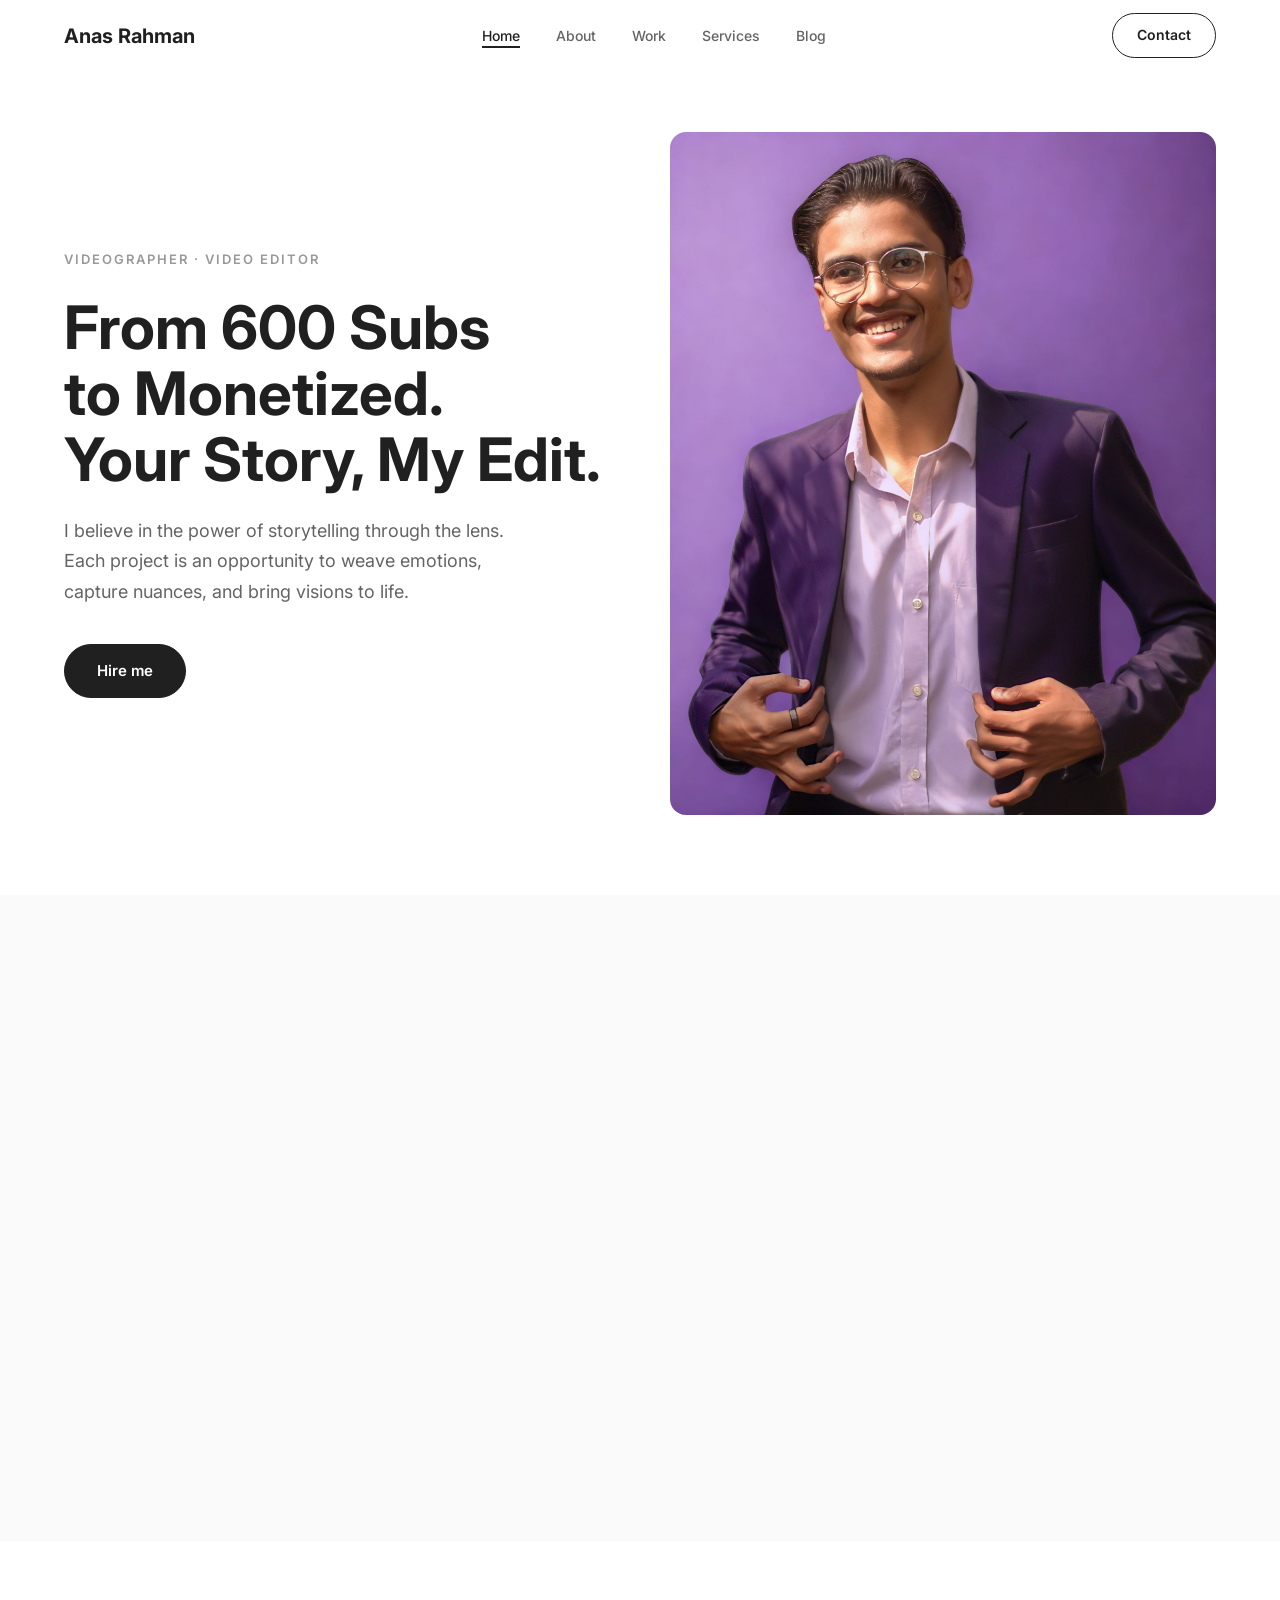
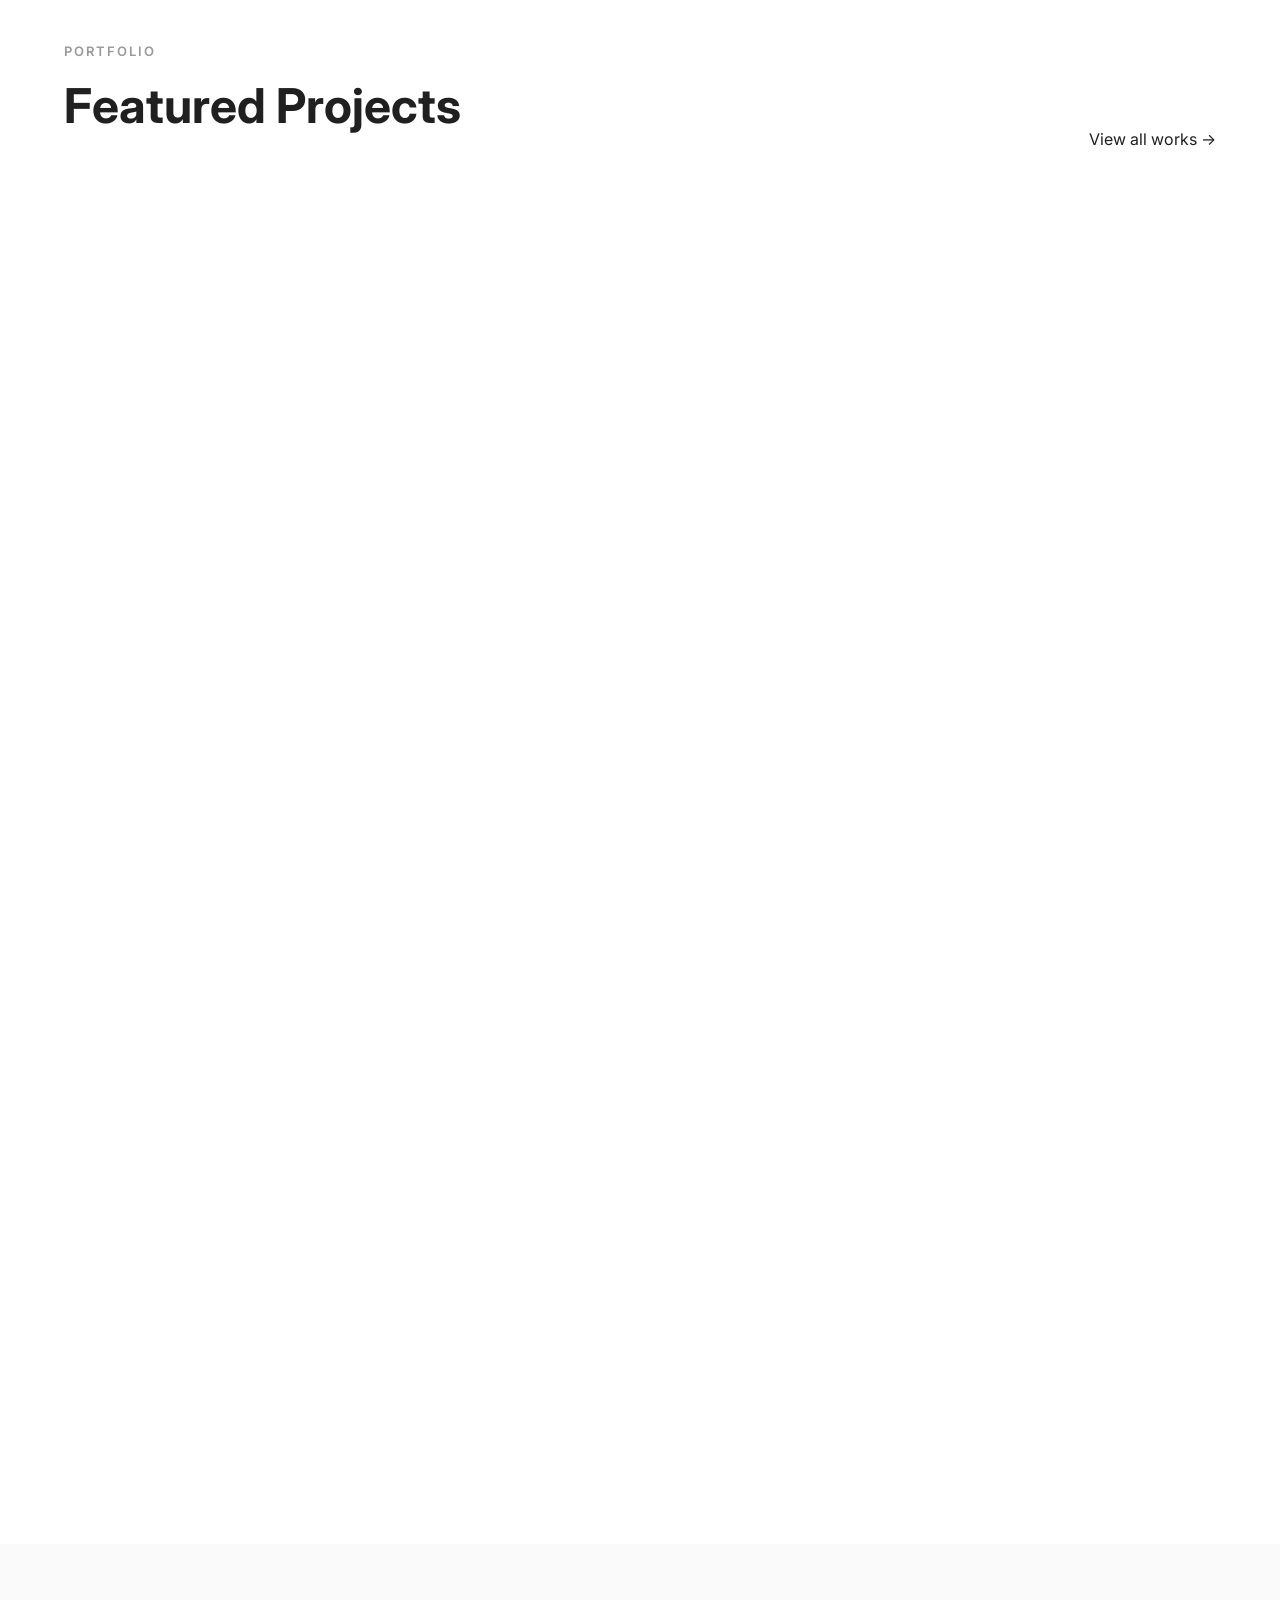
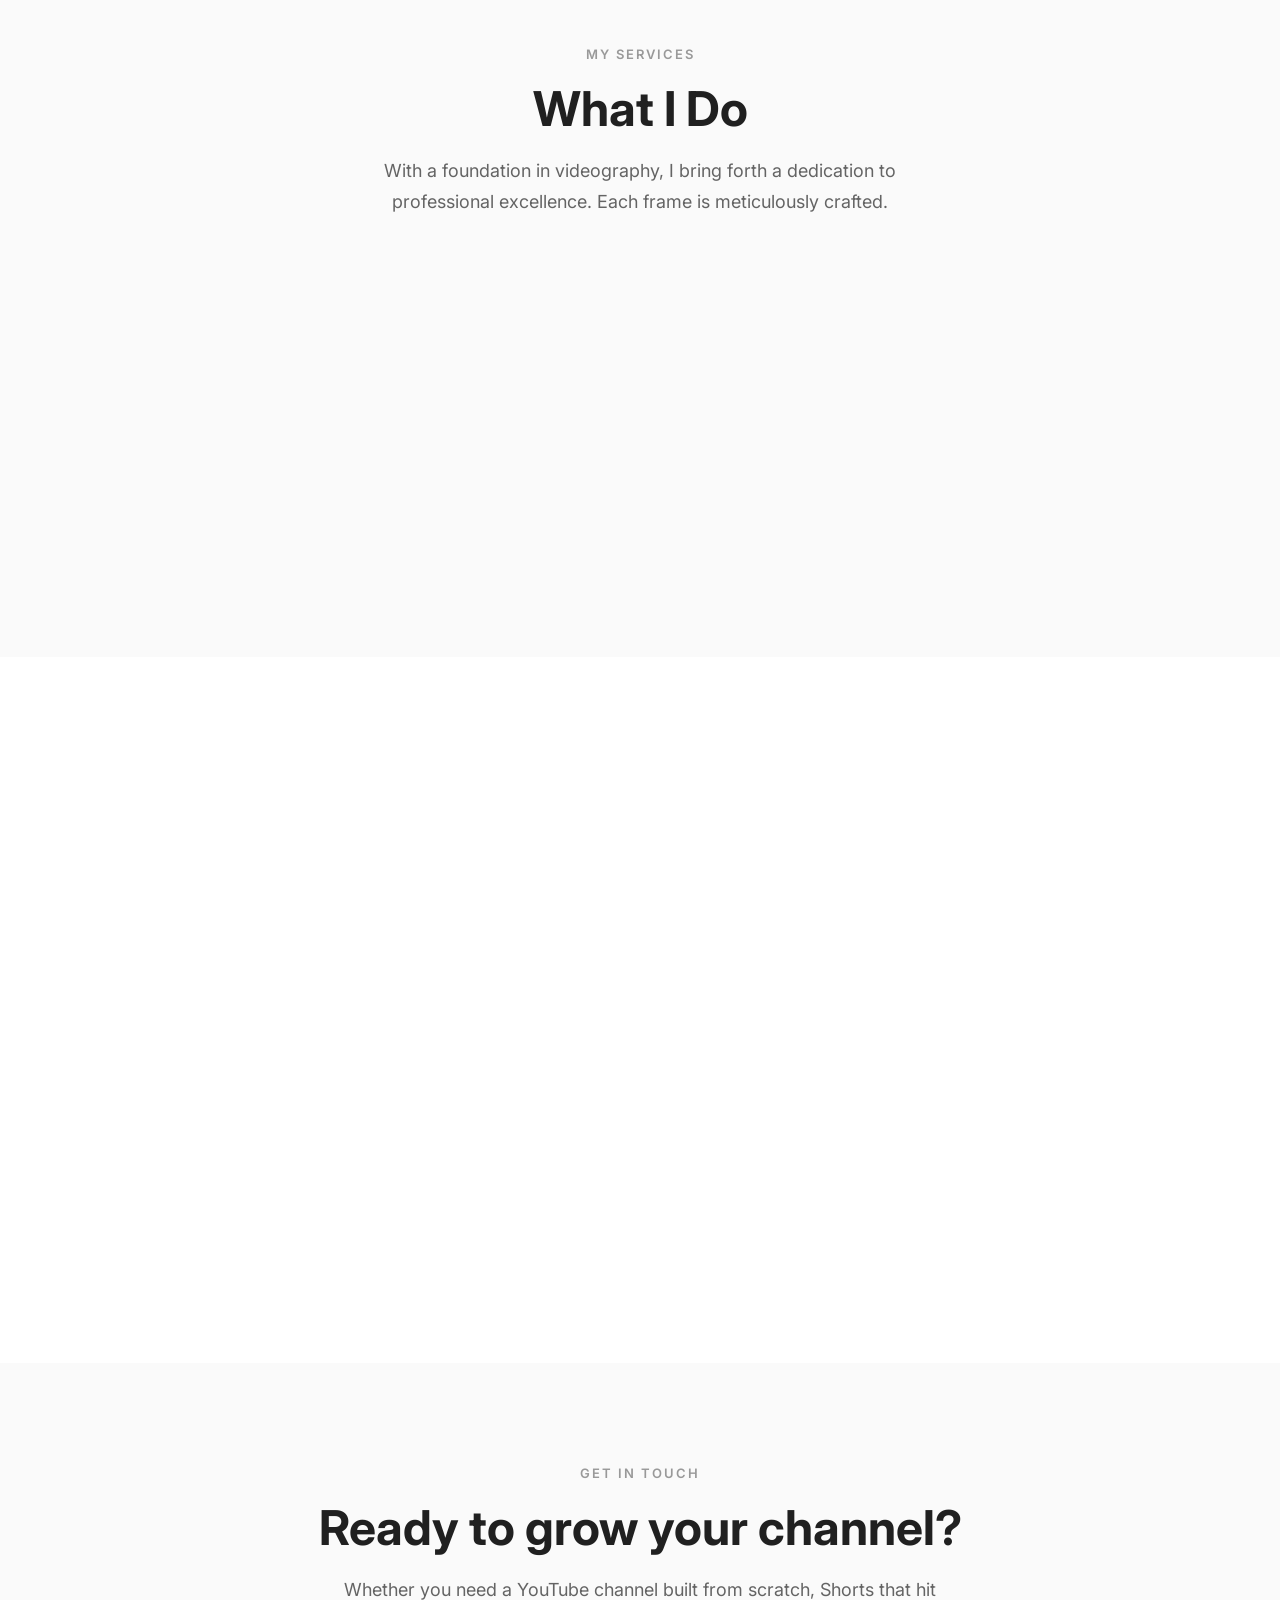
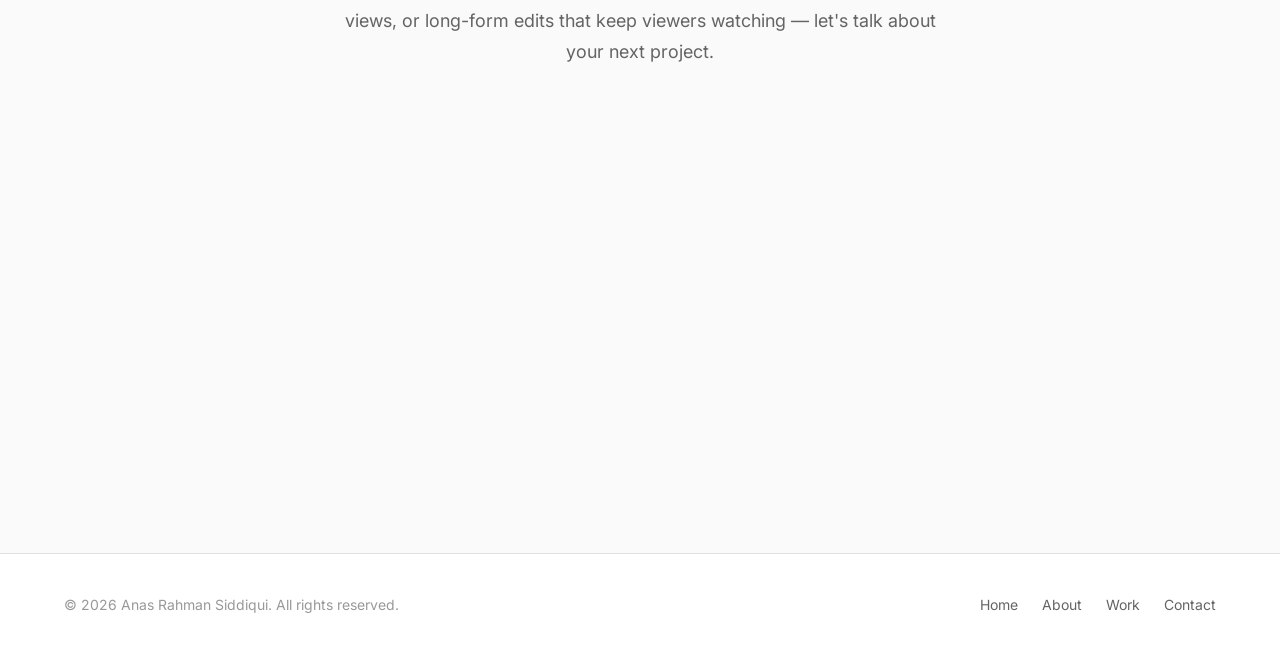
<file: index.html>
<!DOCTYPE html>
<html lang="en">
<head>
  <meta charset="UTF-8">
  <meta name="viewport" content="width=device-width, initial-scale=1.0">
  <title>Anas Rahman Siddiqui — Videographer & Video Editor</title>
  <meta name="description" content="Portfolio of Anas Rahman Siddiqui — Professional videographer and video editor. Capturing stories through the lens.">
  <link rel="preconnect" href="https://fonts.googleapis.com">
  <link rel="preconnect" href="https://fonts.gstatic.com" crossorigin>
  <link href="https://fonts.googleapis.com/css2?family=Inter:wght@400;500;600;700&display=swap" rel="stylesheet">
  <link rel="stylesheet" href="style.css">
</head>
<body>

  <!-- Navigation -->
  <nav class="navbar" id="navbar">
    <div class="nav-container">
      <a href="#" class="logo">Anas Rahman</a>
      <ul class="nav-menu" id="navMenu">
        <li><a href="#home" class="nav-link active">Home</a></li>
        <li><a href="#about" class="nav-link">About</a></li>
        <li><a href="#works" class="nav-link">Work</a></li>
        <li><a href="#services" class="nav-link">Services</a></li>
        <li><a href="#blog" class="nav-link">Blog</a></li>
      </ul>
      <a href="#contact" class="nav-cta">Contact</a>
      <button class="nav-toggle" id="navToggle" aria-label="Toggle menu">
        <span></span><span></span><span></span>
      </button>
    </div>
  </nav>

  <!-- Scroll Progress Bar -->
  <div class="scroll-progress" id="scrollProgress"></div>

  <!-- Hero Section -->
  <section class="hero section" id="home">
    <!-- Parallax floating shapes -->
    <div class="hero-parallax-shapes">
      <div class="hero-shape hero-shape-1" data-speed="0.3"></div>
      <div class="hero-shape hero-shape-2" data-speed="0.5"></div>
      <div class="hero-shape hero-shape-3" data-speed="0.2"></div>
    </div>
    <div class="hero-container">
      <div class="hero-content">
        <p class="hero-label reveal">Videographer · Video Editor</p>
        <h1 class="hero-title text-reveal"><span>From 600 Subs<br>to Monetized.<br>Your Story, My Edit.</span></h1>
        <p class="hero-subtitle reveal delay-2">I believe in the power of storytelling through the lens. Each project is an opportunity to weave emotions, capture nuances, and bring visions to life.</p>
        <a href="https://wa.me/923122842977?text=Hi%20Anas%2C%20I%27d%20like%20to%20discuss%20a%20video%20editing%20project." target="_blank" rel="noopener" class="btn-primary reveal delay-3">Hire me</a>
      </div>
      <div class="hero-visual">
        <div class="hero-image-wrapper">
          <img src="images/hero.jpg" alt="Anas Rahman Siddiqui — Videographer">
        </div>
      </div>
    </div>
  </section>

  <!-- About -->
  <section class="about section" id="about">
    <div class="about-container">
      <div class="about-content reveal-right full-width">
        <p class="section-label reveal-blur">About</p>
        <p class="section-title reveal-blur delay-1">Freelance Editor &amp; Content Creator</p>
        <p class="section-desc reveal-blur delay-2">Anas is a Karachi-based videographer and editor specializing in YouTube content — from long-form education videos to viral Shorts. He joined a growing channel at 600 subscribers and helped scale it to monetization within a year through strategic editing, thumbnails, and content systems. Now he helps educators, coaches, and brands tell their stories through polished video that grows audiences.</p>
        <div class="about-stats">
          <div class="stat">
            <div class="stat-number">3+</div>
            <div class="stat-label">Years Experience</div>
          </div>
          <div class="stat">
            <div class="stat-number">1</div>
            <div class="stat-label">Channel Built from Scratch</div>
          </div>
          <div class="stat">
            <div class="stat-number">11,000+</div>
            <div class="stat-label">Subscribers Grown</div>
          </div>
        </div>
      </div>
    </div>
  </section>

  <!-- Works — Featured 4 -->
  <section class="works section" id="works">
    <div class="works-header">
      <div>
        <p class="section-label">Portfolio</p>
        <h2 class="section-title">Featured Projects</h2>
      </div>
      <a href="works.html" class="btn-outline">View all works →</a>
    </div>
    <div class="works-featured">

      <!-- Row 1: Two horizontal videos side by side -->
      <div class="work-row-horizontal">

        <div class="work-card reveal-scale delay-1" data-video="DW00xK0rSoQ">
          <div class="video-container video-horizontal">
            <iframe src="https://www.youtube.com/embed/DW00xK0rSoQ?autoplay=0&rel=0" title="Workshop Coverage" frameborder="0" allow="accelerometer; autoplay; clipboard-write; encrypted-media; gyroscope; picture-in-picture" allowfullscreen></iframe>
          </div>
          <div class="work-meta">
            <p class="work-number">01</p>
            <h3 class="work-title">Lecture Editing</h3>
            <p class="work-desc">Professional lecture editing for educational channels — clean cuts, captions, and engaging visuals that keep students watching.</p>
          </div>
        </div>

        <div class="work-card reveal-scale delay-2" data-video="28gtFXc-Je8">
          <div class="video-container video-horizontal">
            <iframe src="https://www.youtube.com/embed/28gtFXc-Je8?autoplay=0&rel=0" title="The Video I Made for Myself" frameborder="0" allow="accelerometer; autoplay; clipboard-write; encrypted-media; gyroscope; picture-in-picture" allowfullscreen></iframe>
          </div>
          <div class="work-meta">
            <p class="work-number">02</p>
            <h3 class="work-title">Channel Growth</h3>
            <p class="work-desc">From 600 subscribers to monetized — edited videos, designed thumbnails, wrote captions, and built a channel from scratch in 2023.</p>
          </div>
        </div>

      </div>

      <!-- Row 2: Two vertical shorts side by side -->
      <div class="work-row-vertical">

        <div class="work-card reveal-scale delay-3" data-video="zEVXGn4270s">
          <div class="video-container video-vertical">
            <iframe src="https://www.youtube.com/embed/zEVXGn4270s?autoplay=0&rel=0" title="Reviews Reel" frameborder="0" allow="accelerometer; autoplay; clipboard-write; encrypted-media; gyroscope; picture-in-picture" allowfullscreen></iframe>
          </div>
          <div class="work-meta">
            <p class="work-number">03</p>
            <h3 class="work-title">Shorts & Reels</h3>
            <p class="work-desc">Vertical short-form content that grabs attention — from concept to final cut, optimized for engagement and shareability.</p>
          </div>
        </div>

        <div class="work-card reveal-scale delay-4" data-video="Puwrz4b2Gc4">
          <div class="video-container video-vertical">
            <iframe src="https://www.youtube.com/embed/Puwrz4b2Gc4?autoplay=0&rel=0" title="Minimal Editing" frameborder="0" allow="accelerometer; autoplay; clipboard-write; encrypted-media; gyroscope; picture-in-picture" allowfullscreen></iframe>
          </div>
          <div class="work-meta">
            <p class="work-number">04</p>
            <h3 class="work-title">Thumbnails & Captions</h3>
            <p class="work-desc">Eye-catching thumbnails and compelling captions that drive clicks — the complete package for content creators.</p>
          </div>
        </div>

      </div>

    </div>
  </section>

  <!-- Services -->
  <section class="services section" id="services">
    <div class="services-header">
      <p class="section-label">My Services</p>
      <h2 class="section-title">What I Do</h2>
      <p class="section-desc">With a foundation in videography, I bring forth a dedication to professional excellence. Each frame is meticulously crafted.</p>
    </div>
    <div class="services-grid">
      <div class="service-card reveal-rotate delay-1">
        <p class="service-number">01</p>
        <h3 class="service-title">Lecture Editing</h3>
        <p class="service-desc">Professional lecture editing for educational channels — clean cuts, captions, and engaging visuals that keep students watching.</p>
      </div>
      <div class="service-card reveal-rotate delay-1">
        <p class="service-number">02</p>
        <h3 class="service-title">YouTube Shorts</h3>
        <p class="service-desc">Vertical short-form content optimized for engagement — from concept to final cut, ready for TikTok, Reels, and Shorts.</p>
      </div>
      <div class="service-card reveal-rotate delay-1">
        <p class="service-number">03</p>
        <h3 class="service-title">Thumbnails & Captions</h3>
        <p class="service-desc">Eye-catching thumbnails and compelling captions that drive clicks and boost watch time.</p>
      </div>
      <div class="service-card reveal-rotate delay-1">
        <p class="service-number">04</p>
        <h3 class="service-title">Marketing Videos</h3>
        <p class="service-desc">Horizontal and vertical promotional content that sells — brand videos, product demos, and social media ads.</p>
      </div>
    </div>
  </section>

  <!-- Channels I Built -->
  <section class="channels section" id="blog">
    <div class="channels-header reveal">
      <p class="section-label reveal-blur">Portfolio</p>
      <h2 class="section-title reveal-blur delay-1">Channels I Built from Scratch</h2>
      <p class="section-desc reveal-blur delay-2">YouTube channels I built from the ground up — editing videos, designing thumbnails, writing captions, managing content, and growing audiences. Also handled their Facebook and Instagram presence.</p>
    </div>
    <div class="channels-grid">
      <a href="https://youtube.com/@csbyaqibkhan?si=WAaI241SByhhkSa1" target="_blank" rel="noopener" class="channel-card reveal-scale delay-1">
        <div class="channel-icon">🎓</div>
        <h3 class="channel-title">CS by Aqib Khan</h3>
        <p class="channel-desc">Computer Science educational content — lectures, tutorials, and exam prep videos.</p>
      </a>
      <a href="https://youtube.com/@businesswithsaifullah?si=uTEK7EhNL1iT4o4b" target="_blank" rel="noopener" class="channel-card reveal-scale delay-2">
        <div class="channel-icon">💼</div>
        <h3 class="channel-title">Business with Saifullah</h3>
        <p class="channel-desc">Business education and entrepreneurship content — engaging lectures and practical insights.</p>
      </a>
      <a href="https://youtube.com/@cswithsk?si=rqdjv2xApn353YqK" target="_blank" rel="noopener" class="channel-card reveal-scale delay-3">
        <div class="channel-icon">📚</div>
        <h3 class="channel-title">CS with SK</h3>
        <p class="channel-desc">Freelance work — edited and produced content for CS with SK's computer science channel.</p>
      </a>
    </div>
  </section>

  <!-- Contact -->
  <section class="contact section" id="contact">
    <div class="contact-header">
      <p class="section-label">Get in Touch</p>
      <h2 class="section-title">Ready to grow your channel?</h2>
      <p class="section-desc">Whether you need a YouTube channel built from scratch, Shorts that hit views, or long-form edits that keep viewers watching — let's talk about your next project.</p>
    </div>
    <div class="contact-centered">
      <div class="contact-details reveal-blur">
        <div class="contact-item">
          <div class="contact-icon">📍</div>
          <span class="contact-text">Karachi, Pakistan</span>
        </div>
        <div class="contact-item">
          <div class="contact-icon">📞</div>
          <span class="contact-text">+92 312 2842977</span>
        </div>
        <div class="contact-item">
          <div class="contact-icon">✉️</div>
          <a href="mailto:anasrsid1@gmail.com" class="contact-text">anasrsid1@gmail.com</a>
        </div>
        <div class="contact-item">
          <div class="contact-icon">📸</div>
          <a href="https://instagram.com/anasrahmansiddiqui" target="_blank" rel="noopener" class="contact-text">@anasrahmansiddiqui</a>
        </div>
      </div>
      <a href="https://wa.me/923122842977?text=Hi%20Anas%2C%20I%27d%20like%20to%20discuss%20a%20video%20editing%20project." target="_blank" rel="noopener" class="btn-whatsapp reveal-blur delay-1">
        <svg width="20" height="20" viewBox="0 0 24 24" fill="currentColor"><path d="M17.472 14.382c-.297-.149-1.758-.867-2.03-.967-.273-.099-.471-.148-.67.15-.197.297-.767.966-.94 1.164-.173.199-.347.223-.644.075-.297-.15-1.255-.463-2.39-1.475-.883-.788-1.48-1.761-1.653-2.059-.173-.297-.018-.458.13-.606.134-.133.298-.347.446-.52.149-.174.198-.298.298-.497.099-.198.05-.371-.025-.52-.075-.149-.669-1.612-.916-2.207-.242-.579-.487-.5-.669-.51-.173-.008-.371-.01-.57-.01-.198 0-.52.074-.792.372-.272.297-1.04 1.016-1.04 2.479 0 1.462 1.065 2.875 1.213 3.074.149.198 2.096 3.2 5.077 4.487.709.306 1.262.489 1.694.625.712.227 1.36.195 1.871.118.571-.085 1.758-.719 2.006-1.413.248-.694.248-1.289.173-1.413-.074-.124-.272-.198-.57-.347m-5.421 7.403h-.004a9.87 9.87 0 01-5.031-1.378l-.361-.214-3.741.982.998-3.648-.235-.374a9.86 9.86 0 01-1.51-5.26c.001-5.45 4.436-9.884 9.888-9.884 2.64 0 5.122 1.03 6.988 2.898a9.825 9.825 0 012.893 6.994c-.003 5.45-4.437 9.884-9.885 9.884m8.413-18.297A11.815 11.815 0 0012.05 0C5.495 0 .16 5.335.157 11.892c0 2.096.547 4.142 1.588 5.945L.057 24l6.305-1.654a11.882 11.882 0 005.683 1.448h.005c6.554 0 11.89-5.335 11.893-11.893a11.821 11.821 0 00-3.48-8.413z"/></svg>
        Chat on WhatsApp
      </a>
    </div>
  </section>

  <!-- Footer -->
  <footer class="footer">
    <div class="footer-container">
      <p class="footer-text">© 2026 Anas Rahman Siddiqui. All rights reserved.</p>
      <div class="footer-links">
        <a href="#home">Home</a>
        <a href="#about">About</a>
        <a href="#works">Work</a>
        <a href="#contact">Contact</a>
      </div>
    </div>
  </footer>

  <script src="script.js"></script>
</body>
</html>
</file>
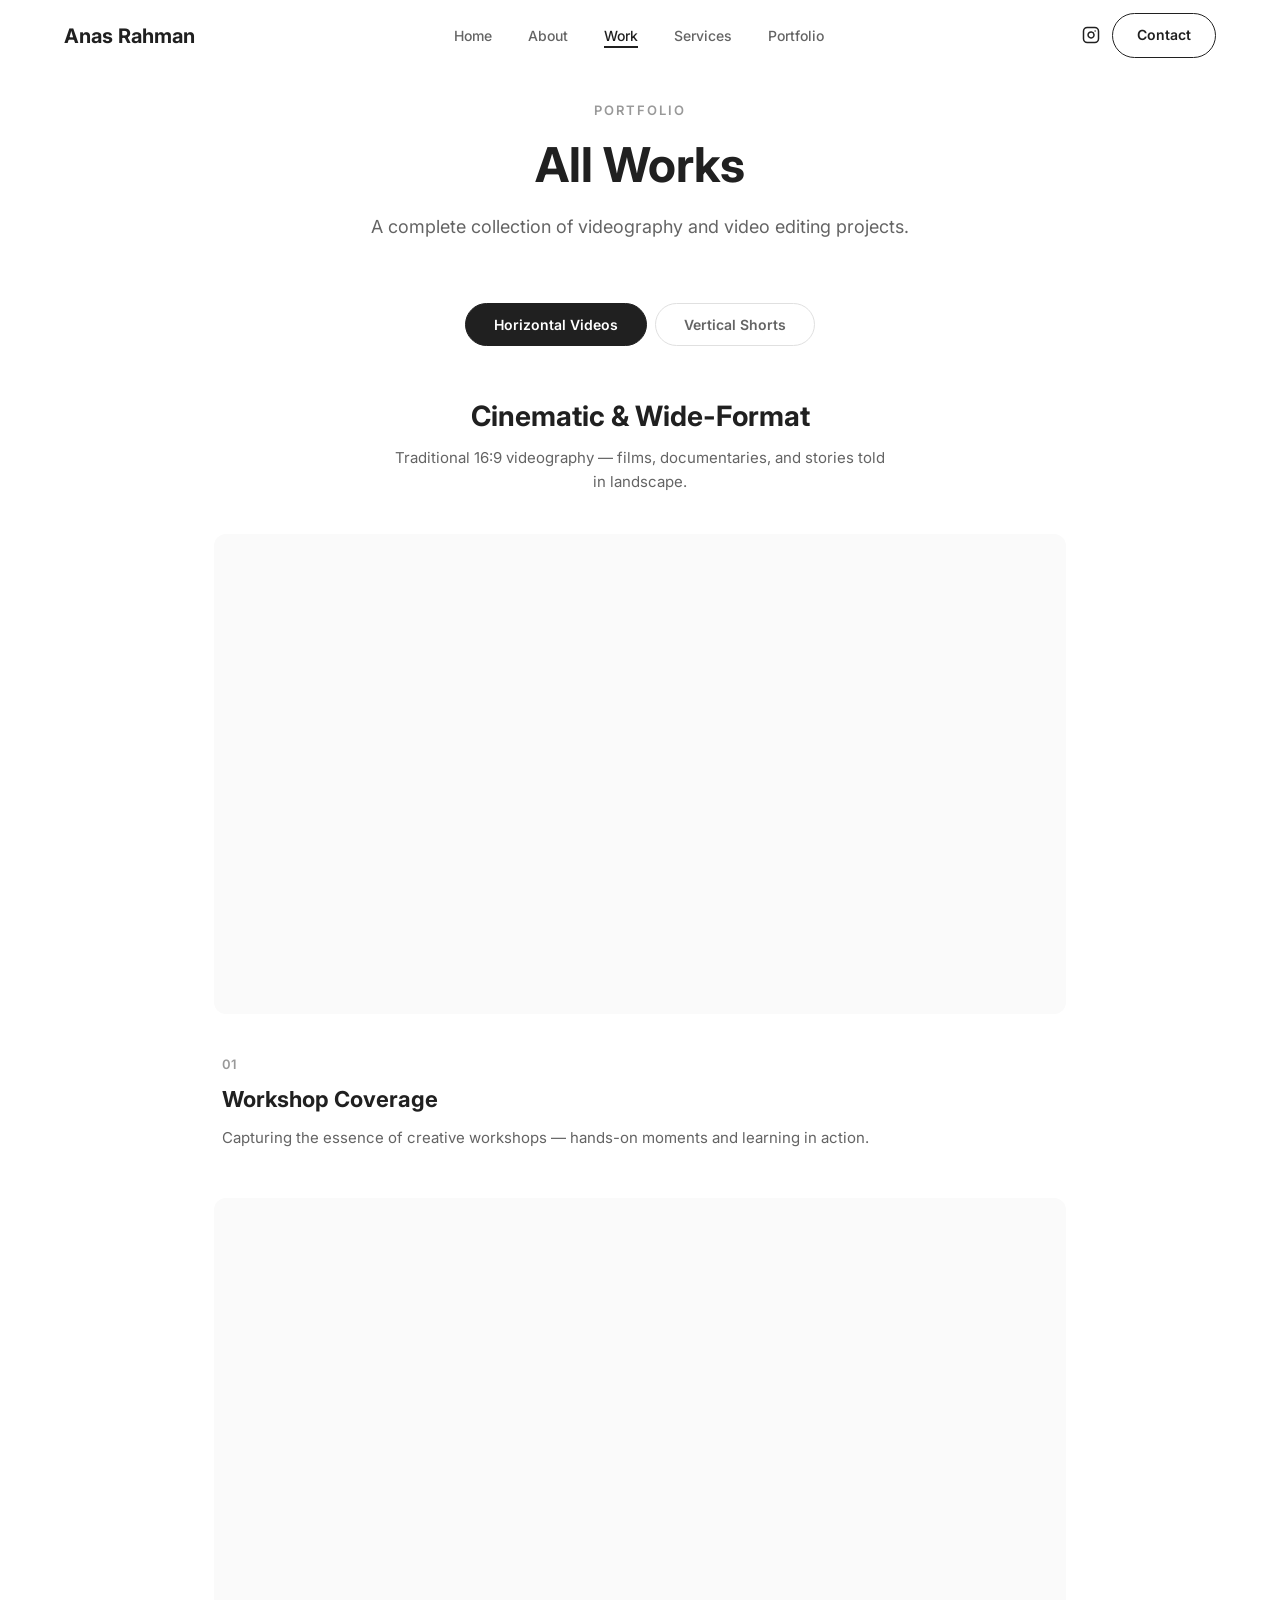
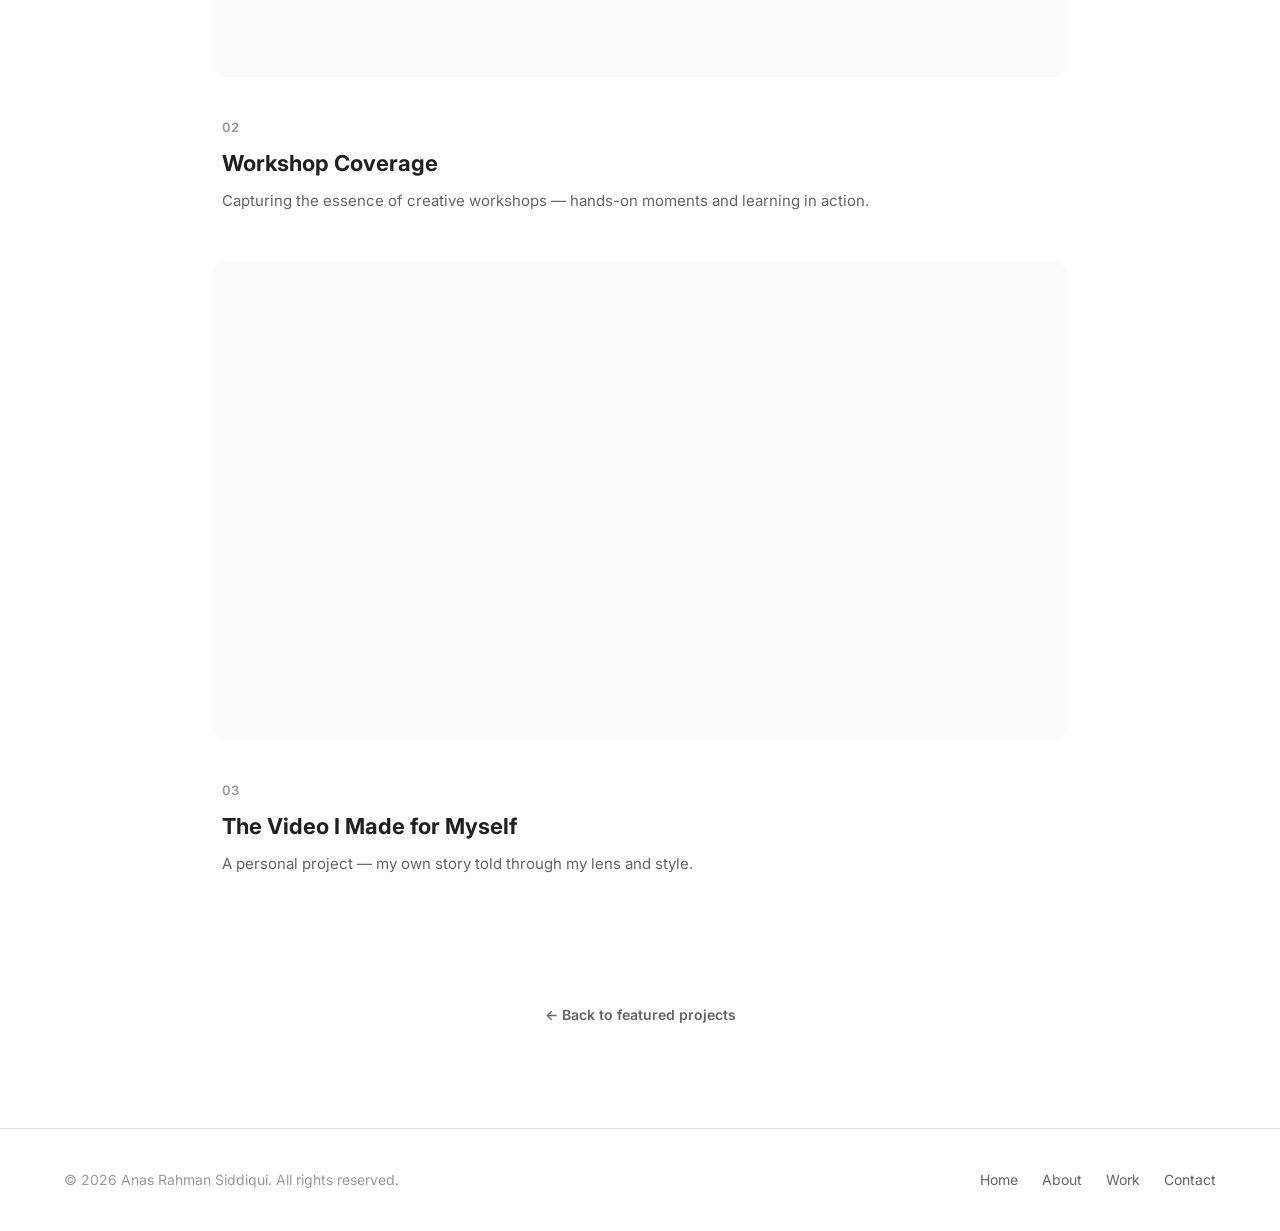
<file: works.html>
<!DOCTYPE html>
<html lang="en">
<head>
  <meta charset="UTF-8">
  <meta name="viewport" content="width=device-width, initial-scale=1.0">
  <title>All Works — Anas Rahman Siddiqui</title>
  <meta name="description" content="Complete portfolio of Anas Rahman Siddiqui — videographer and video editor.">
  <link rel="preconnect" href="https://fonts.googleapis.com">
  <link rel="preconnect" href="https://fonts.gstatic.com" crossorigin>
  <link href="https://fonts.googleapis.com/css2?family=Inter:wght@400;500;600;700&display=swap" rel="stylesheet">
  <link rel="stylesheet" href="style.css">
</head>
<body>

  <!-- Navigation -->
  <nav class="navbar" id="navbar">
    <div class="nav-container">
      <a href="index.html" class="logo">Anas Rahman</a>
      <ul class="nav-menu" id="navMenu">
        <li><a href="index.html#home" class="nav-link">Home</a></li>
        <li><a href="index.html#about" class="nav-link">About</a></li>
        <li><a href="index.html#works" class="nav-link active">Work</a></li>
        <li><a href="index.html#services" class="nav-link">Services</a></li>
        <li><a href="index.html#blog" class="nav-link">Portfolio</a></li>
      </ul>
      <div class="nav-actions">
        <a href="https://instagram.com/anasrahmansiddiqui" target="_blank" rel="noopener" class="nav-instagram" aria-label="Instagram">
          <svg width="18" height="18" viewBox="0 0 24 24" fill="none" stroke="currentColor" stroke-width="2" stroke-linecap="round" stroke-linejoin="round"><rect x="2" y="2" width="20" height="20" rx="5" ry="5"/><path d="M16 11.37A4 4 0 1 1 12.63 8 4 4 0 0 1 16 11.37z"/><line x1="17.5" y1="6.5" x2="17.51" y2="6.5"/></svg>
        </a>
        <a href="https://wa.me/923122842977?text=Hi%20Anas%2C%20I%27d%20like%20to%20discuss%20a%20video%20editing%20project." target="_blank" rel="noopener" class="nav-cta">Contact</a>
      </div>
      <button class="nav-toggle" id="navToggle" aria-label="Toggle menu">
        <span></span><span></span><span></span>
      </button>
    </div>
  </nav>

  <!-- Works Page -->
  <section class="section">
    <div class="container">
      <div class="works-page-header reveal">
        <p class="section-label">Portfolio</p>
        <h2 class="section-title">All Works</h2>
        <p class="section-desc">A complete collection of videography and video editing projects.</p>
      </div>

      <!-- Tabs -->
      <div class="works-tabs reveal">
        <button class="works-tab active" data-tab="horizontal">Horizontal Videos</button>
        <button class="works-tab" data-tab="vertical">Vertical Shorts</button>
      </div>

      <!-- Category: Horizontal Videos -->
      <div class="works-category-section active" id="section-horizontal">
        <div class="works-section-title reveal">Cinematic &amp; Wide-Format</div>
        <p class="works-section-desc reveal">Traditional 16:9 videography — films, documentaries, and stories told in landscape.</p>

        <div class="works-all-grid works-all-horizontal">

          <!-- H1 — Workshop Coverage -->
          <div class="work-card reveal">
            <div class="video-container video-horizontal">
              <iframe src="https://www.youtube.com/embed/DW00xK0rSoQ?autoplay=0&rel=0" title="Workshop Coverage" frameborder="0" allow="accelerometer; autoplay; clipboard-write; encrypted-media; gyroscope; picture-in-picture" allowfullscreen></iframe>
            </div>
            <div class="work-meta">
              <p class="work-number">01</p>
              <h3 class="work-title">Workshop Coverage</h3>
              <p class="work-desc">Capturing the essence of creative workshops — hands-on moments and learning in action.</p>
            </div>
          </div>

          <!-- H2 — Workshop Coverage -->
          <div class="work-card reveal">
            <div class="video-container video-horizontal">
              <iframe src="https://www.youtube.com/embed/mkoUpYARO3Y?autoplay=0&rel=0" title="Workshop Coverage" frameborder="0" allow="accelerometer; autoplay; clipboard-write; encrypted-media; gyroscope; picture-in-picture" allowfullscreen></iframe>
            </div>
            <div class="work-meta">
              <p class="work-number">02</p>
              <h3 class="work-title">Workshop Coverage</h3>
              <p class="work-desc">Capturing the essence of creative workshops — hands-on moments and learning in action.</p>
            </div>
          </div>

          <!-- H3 — Myself -->
          <div class="work-card reveal">
            <div class="video-container video-horizontal">
              <iframe src="https://www.youtube.com/embed/28gtFXc-Je8?autoplay=0&rel=0" title="The Video I Made for Myself" frameborder="0" allow="accelerometer; autoplay; clipboard-write; encrypted-media; gyroscope; picture-in-picture" allowfullscreen></iframe>
            </div>
            <div class="work-meta">
              <p class="work-number">03</p>
              <h3 class="work-title">The Video I Made for Myself</h3>
              <p class="work-desc">A personal project — my own story told through my lens and style.</p>
            </div>
          </div>

        </div>
      </div>

      <!-- Category: Vertical Shorts -->
      <div class="works-category-section" id="section-vertical">
        <div class="works-section-title reveal">YouTube Shorts &amp; Reels</div>
        <p class="works-section-desc reveal">Quick, impactful vertical content — 9:16 format optimized for mobile and Shorts.</p>

        <!-- Row 1: Shorts 1, 2 & 3 -->
        <div class="work-row-vertical work-row-3">

          <!-- S1 — Reviews Reel -->
          <div class="work-card reveal">
            <div class="video-container video-vertical">
              <iframe src="https://www.youtube.com/embed/zEVXGn4270s?autoplay=0&rel=0" title="Reviews Reel" frameborder="0" allow="accelerometer; autoplay; clipboard-write; encrypted-media; gyroscope; picture-in-picture" allowfullscreen></iframe>
            </div>
            <div class="work-meta">
              <p class="work-number">01</p>
              <h3 class="work-title">Reviews Reel</h3>
              <p class="work-desc">Quick-hit reviews — honest takes on gear, tools, and techniques in 60 seconds.</p>
            </div>
          </div>

          <!-- S2 — Reviews Reel -->
          <div class="work-card reveal">
            <div class="video-container video-vertical">
              <iframe src="https://www.youtube.com/embed/CBUQ7c25rzM?autoplay=0&rel=0" title="Reviews Reel" frameborder="0" allow="accelerometer; autoplay; clipboard-write; encrypted-media; gyroscope; picture-in-picture" allowfullscreen></iframe>
            </div>
            <div class="work-meta">
              <p class="work-number">02</p>
              <h3 class="work-title">Reviews Reel</h3>
              <p class="work-desc">Quick-hit reviews — honest takes on gear, tools, and techniques in 60 seconds.</p>
            </div>
          </div>

          <!-- S3 — Course Reel -->
          <div class="work-card reveal">
            <div class="video-container video-vertical">
              <iframe src="https://www.youtube.com/embed/Puwrz4b2Gc4?autoplay=0&rel=0" title="Course Reel" frameborder="0" allow="accelerometer; autoplay; clipboard-write; encrypted-media; gyroscope; picture-in-picture" allowfullscreen></iframe>
            </div>
            <div class="work-meta">
              <p class="work-number">03</p>
              <h3 class="work-title">Course Reel</h3>
              <p class="work-desc">Promotional short for online courses — highlighting key lessons and student outcomes.</p>
            </div>
          </div>

        </div>

        <!-- Row 2: Shorts 4, 5 & 6 -->
        <div class="work-row-vertical work-row-3">

          <!-- S4 — Code With SK -->
          <div class="work-card reveal">
            <div class="video-container video-vertical">
              <iframe src="https://www.youtube.com/embed/XI1FGnscoVo?autoplay=0&rel=0" title="Code With SK" frameborder="0" allow="accelerometer; autoplay; clipboard-write; encrypted-media; gyroscope; picture-in-picture" allowfullscreen></iframe>
            </div>
            <div class="work-meta">
              <p class="work-number">04</p>
              <h3 class="work-title">Code With SK</h3>
              <p class="work-desc">Freelance work — edited and produced content for CS with SK's computer science channel.</p>
            </div>
          </div>

          <!-- S5 — Personal Reel -->
          <div class="work-card reveal">
            <div class="video-container video-vertical">
              <iframe src="https://www.youtube.com/embed/gh7UGdHPQJs?autoplay=0&rel=0" title="Personal Reel" frameborder="0" allow="accelerometer; autoplay; clipboard-write; encrypted-media; gyroscope; picture-in-picture" allowfullscreen></iframe>
            </div>
            <div class="work-meta">
              <p class="work-number">05</p>
              <h3 class="work-title">Personal Reel</h3>
              <p class="work-desc">A creative personal short — showcasing editing style and storytelling flair.</p>
            </div>
          </div>

          <!-- S6 — Sponsorship Reel -->
          <div class="work-card reveal">
            <div class="video-container video-vertical">
              <iframe src="https://www.youtube.com/embed/VKpuMI4sp3k?autoplay=0&rel=0" title="Sponsorship Reel" frameborder="0" allow="accelerometer; autoplay; clipboard-write; encrypted-media; gyroscope; picture-in-picture" allowfullscreen></iframe>
            </div>
            <div class="work-meta">
              <p class="work-number">06</p>
              <h3 class="work-title">Sponsorship Reel</h3>
              <p class="work-desc">Brand sponsorship content — integrating product messaging into engaging short-form video.</p>
            </div>
          </div>

        </div>

      </div>
      </div>

      <div class="works-back-wrapper reveal">
        <a href="index.html#works" class="back-link">← Back to featured projects</a>
      </div>
    </div>
  </section>

  <!-- Footer -->
  <footer class="footer">
    <div class="footer-container">
      <p class="footer-text">© 2026 Anas Rahman Siddiqui. All rights reserved.</p>
      <div class="footer-links">
        <a href="index.html#home">Home</a>
        <a href="index.html#about">About</a>
        <a href="index.html#works">Work</a>
        <a href="index.html#contact">Contact</a>
      </div>
    </div>
  </footer>

  <script>
    // Nav scroll effect
    const navbar = document.getElementById('navbar');
    window.addEventListener('scroll', () => {
      navbar.classList.toggle('scrolled', window.pageYOffset > 50);
    });

    // Mobile nav toggle
    const navToggle = document.getElementById('navToggle');
    const navMenu = document.getElementById('navMenu');
    if (navToggle) navToggle.addEventListener('click', () => navMenu.classList.toggle('open'));

    // Tabs
    const tabs = document.querySelectorAll('.works-tab');
    const sections = document.querySelectorAll('.works-category-section');

    tabs.forEach(tab => {
      tab.addEventListener('click', () => {
        const target = tab.getAttribute('data-tab');

        tabs.forEach(t => t.classList.remove('active'));
        tab.classList.add('active');

        sections.forEach(s => s.classList.remove('active'));
        document.getElementById('section-' + target).classList.add('active');
      });
    });

    // Scroll reveal
    const revealElements = document.querySelectorAll('.reveal');
    const revealObserver = new IntersectionObserver((entries) => {
      entries.forEach(entry => {
        if (entry.isIntersecting) entry.target.classList.add('visible');
      });
    }, { threshold: 0.1, rootMargin: '0px 0px -50px 0px' });
    revealElements.forEach(el => revealObserver.observe(el));
  </script>
</body>
</html>
</file>
<file: style.css>
/* ============================================
   DESIGN TOKENS
   ============================================ */
:root {
  --color-primary: #202020;
  --color-secondary: #646464;
  --color-muted: #999999;
  --color-border: #E0E0E0;
  --color-bg: #ffffff;
  --color-bg-alt: #FAFAFA;
  --font-heading: 'Inter', -apple-system, BlinkMacSystemFont, 'Segoe UI', sans-serif;
  --font-body: 'Inter', -apple-system, BlinkMacSystemFont, 'Segoe UI', sans-serif;
  --max-width: 1200px;
  --nav-height: 72px;
  --radius-pill: 60px;
  --radius-sm: 8px;
  --transition: 0.3s cubic-bezier(0.4, 0, 0.2, 1);
}

/* ============================================
   RESET
   ============================================ */
*, *::before, *::after {
  box-sizing: border-box;
  margin: 0;
  padding: 0;
}

html {
  scroll-behavior: smooth;
  -webkit-font-smoothing: antialiased;
  -moz-osx-font-smoothing: grayscale;
}

body {
  font-family: var(--font-body);
  font-size: 16px;
  line-height: 1.6;
  color: var(--color-primary);
  background: var(--color-bg);
}

img {
  max-width: 100%;
  height: auto;
  display: block;
}

a {
  color: inherit;
  text-decoration: none;
}

ul { list-style: none; }

/* ============================================
   UTILITY
   ============================================ */
.section {
  padding: 100px 0;
}

.section-label {
  font-size: 13px;
  font-weight: 600;
  letter-spacing: 2px;
  text-transform: uppercase;
  color: var(--color-muted);
  margin-bottom: 16px;
}

.section-title {
  font-family: var(--font-heading);
  font-size: clamp(32px, 5vw, 48px);
  font-weight: 700;
  line-height: 1.15;
  margin-bottom: 20px;
}

.section-desc {
  font-size: 18px;
  color: var(--color-secondary);
  max-width: 600px;
  line-height: 1.7;
  margin-left: auto;
  margin-right: auto;
}

/* ============================================
   BUTTONS
   ============================================ */
.btn-primary {
  display: inline-flex;
  align-items: center;
  padding: 14px 32px;
  background: var(--color-primary);
  color: var(--color-bg);
  font-family: var(--font-body);
  font-size: 15px;
  font-weight: 600;
  border: 1px solid var(--color-primary);
  border-radius: var(--radius-pill);
  cursor: pointer;
  transition: all var(--transition);
  text-decoration: none;
}

.btn-primary:hover {
  background: transparent;
  color: var(--color-primary);
}

/* ============================================
   NAVIGATION
   ============================================ */
.navbar {
  position: fixed;
  top: 0;
  left: 0;
  right: 0;
  z-index: 1000;
  height: var(--nav-height);
  background: rgba(255, 255, 255, 0.85);
  backdrop-filter: blur(20px);
  -webkit-backdrop-filter: blur(20px);
  border-bottom: 1px solid transparent;
  transition: all var(--transition);
}

.navbar.scrolled {
  border-bottom-color: var(--color-border);
  box-shadow: 0 1px 20px rgba(0, 0, 0, 0.06);
}

.nav-container {
  max-width: var(--max-width);
  margin: 0 auto;
  padding: 0 24px;
  height: 100%;
  display: flex;
  align-items: center;
  justify-content: space-between;
}

.logo {
  font-family: var(--font-heading);
  font-size: 20px;
  font-weight: 700;
  color: var(--color-primary);
}

.nav-menu {
  display: flex;
  gap: 36px;
}

.nav-link {
  font-size: 14px;
  font-weight: 500;
  color: var(--color-secondary);
  transition: color var(--transition);
  position: relative;
}

.nav-link::after {
  content: '';
  position: absolute;
  bottom: -4px;
  left: 0;
  width: 0;
  height: 2px;
  background: var(--color-primary);
  transition: width var(--transition);
}

.nav-link:hover,
.nav-link.active {
  color: var(--color-primary);
}

.nav-link.active::after,
.nav-link:hover::after {
  width: 100%;
}

.nav-actions {
  display: flex;
  align-items: center;
  gap: 12px;
}

.nav-instagram {
  display: flex;
  align-items: center;
  justify-content: center;
  color: var(--color-primary);
  transition: opacity var(--transition);
}

.nav-instagram:hover {
  opacity: 0.7;
}

.nav-cta {
  font-size: 14px;
  font-weight: 600;
  padding: 10px 24px;
  border: 1px solid var(--color-primary);
  border-radius: var(--radius-pill);
  transition: all var(--transition);
}

.nav-cta:hover {
  background: var(--color-primary);
  color: var(--color-bg);
}

.nav-toggle {
  display: none;
  flex-direction: column;
  gap: 5px;
  cursor: pointer;
  background: none;
  border: none;
  padding: 4px;
}

.nav-toggle span {
  width: 24px;
  height: 2px;
  background: var(--color-primary);
  transition: all var(--transition);
}

@media (max-width: 768px) {
  .nav-menu {
    display: none;
    position: absolute;
    top: var(--nav-height);
    left: 0;
    right: 0;
    flex-direction: column;
    background: var(--color-bg);
    padding: 24px;
    gap: 20px;
    border-bottom: 1px solid var(--color-border);
  }

  .nav-menu.open {
    display: flex;
  }

  .nav-toggle {
    display: flex;
  }
}

/* ============================================
   HERO
   ============================================ */
.hero {
  padding-top: calc(var(--nav-height) + 60px);
  padding-bottom: 80px;
}

.hero-container {
  max-width: var(--max-width);
  margin: 0 auto;
  padding: 0 24px;
  display: grid;
  grid-template-columns: 1fr 1fr;
  gap: 60px;
  align-items: center;
}

.hero-label {
  font-size: 13px;
  font-weight: 600;
  letter-spacing: 2px;
  text-transform: uppercase;
  color: var(--color-muted);
  margin-bottom: 24px;
}

.hero-title {
  font-family: var(--font-heading);
  font-size: clamp(36px, 5.5vw, 60px);
  font-weight: 700;
  line-height: 1.1;
  margin-bottom: 24px;
}

.hero-subtitle {
  font-size: 18px;
  color: var(--color-secondary);
  line-height: 1.7;
  max-width: 480px;
  margin-bottom: 36px;
}

.hero-visual {
  position: relative;
}

.hero-image-wrapper {
  border-radius: 16px;
  overflow: hidden;
  aspect-ratio: 4/5;
  position: relative;
}

.hero-image-wrapper img {
  width: 100%;
  height: 100%;
  object-fit: cover;
}

.social-proof {
  display: flex;
  align-items: center;
  gap: 16px;
  margin-top: 24px;
}

.avatars {
  display: flex;
}

.avatars img {
  width: 40px;
  height: 40px;
  border-radius: 50%;
  border: 3px solid var(--color-bg);
  margin-left: -12px;
  object-fit: cover;
}

.avatars img:first-child {
  margin-left: 0;
}

.proof-text {
  font-size: 14px;
  color: var(--color-secondary);
  font-weight: 500;
}

@media (max-width: 900px) {
  .hero-container {
    grid-template-columns: 1fr;
    gap: 40px;
  }

  .hero-visual {
    order: -1;
    max-width: 400px;
    margin: 0 auto;
  }
}

/* ============================================
   ABOUT
   ============================================ */
.about {
  background: var(--color-bg-alt);
}

.about-container {
  max-width: var(--max-width);
  margin: 0 auto;
  padding: 0 24px;
  display: grid;
  grid-template-columns: 1fr;
  gap: 40px;
  align-items: center;
  text-align: center;
}

.about-content {
  max-width: 800px;
  margin: 0 auto;
}

.about-stats {
  display: flex;
  gap: 48px;
  margin-top: 40px;
  padding-top: 40px;
  border-top: 1px solid var(--color-border);
  justify-content: center;
}

.stat-number {
  font-family: var(--font-heading);
  font-size: 40px;
  font-weight: 700;
  line-height: 1;
}

.stat-label {
  font-size: 14px;
  color: var(--color-secondary);
  margin-top: 6px;
}

@media (max-width: 900px) {
  .about-container {
    grid-template-columns: 1fr;
    gap: 40px;
  }

  .about-stats {
    gap: 24px;
  }
}

@media (max-width: 500px) {
  .about-stats {
    flex-direction: column;
    align-items: center;
  }
}

/* ============================================
   WORKS / PROJECTS
   ============================================ */
.works {
  padding: 100px 0;
}

.works-header {
  max-width: var(--max-width);
  margin: 0 auto;
  padding: 0 24px;
  display: flex;
  justify-content: space-between;
  align-items: flex-end;
  margin-bottom: 60px;
}

.works-featured {
  max-width: var(--max-width);
  margin: 0 auto;
  padding: 0 24px;
  display: flex;
  flex-direction: column;
  gap: 32px;
}

/* Row: two horizontal videos side by side */
.work-row-horizontal {
  display: grid;
  grid-template-columns: 1fr 1fr;
  gap: 32px;
}

/* Row: two vertical shorts side by side, same height */
.work-row-vertical {
  display: flex;
  justify-content: center;
  align-items: flex-start;
  gap: 32px;
  flex-wrap: nowrap;
}

.work-row-vertical .work-card {
  display: flex;
  flex-direction: column;
  flex: 0 0 281px;
  max-width: 281px;
}

/* Ensure both vertical shorts are the same height */
.work-row-vertical .video-vertical {
  height: 500px;
  width: calc(500px * 9 / 16);
}

.work-row-vertical .work-meta {
  flex: 1;
  display: flex;
  flex-direction: column;
  justify-content: flex-start;
}

/* Works page: 3 shorts per row on desktop */
.work-row-3 .work-card {
  flex: 0 0 281px;
  max-width: 281px;
}

@media (min-width: 1200px) {
  .work-row-3 {
    flex-wrap: nowrap;
  }
  .work-row-3 .work-card {
    flex: 0 0 281px;
    max-width: 281px;
  }
}

@media (max-width: 900px) {
  .work-row-horizontal {
    grid-template-columns: 1fr;
  }

  .work-row-vertical {
    flex-direction: column;
    align-items: center;
    flex-wrap: nowrap;
  }

  .work-row-vertical .work-card {
    flex: 0 0 auto;
    max-width: 304px;
  }

  .work-row-vertical .video-vertical {
    height: 460px;
    width: calc(460px * 9 / 16);
  }
}

.work-card {
  cursor: default;
  transition: transform var(--transition);
}

.work-card:hover {
  transform: translateY(-4px);
}

.video-container {
  position: relative;
  border-radius: 12px;
  overflow: hidden;
  background: var(--color-bg-alt);
  margin-bottom: 20px;
}

.video-container video {
  width: 100%;
  height: 100%;
  object-fit: cover;
  border: none;
  display: block;
}

/* Horizontal video — 16:9 */
.video-horizontal {
  aspect-ratio: 16 / 9;
  width: 100%;
}

.video-horizontal iframe {
  width: 100%;
  height: 100%;
  object-fit: cover;
  border: none;
  display: block;
}

/* Vertical Short — 9:16 exact, no black bars */
.video-vertical {
  position: relative;
  height: 540px;
  width: calc(540px * 9 / 16);
  margin-left: auto;
  margin-right: auto;
  flex-shrink: 0;
}

.video-vertical iframe {
  width: 100%;
  height: 100%;
  object-fit: fill;
  border: none;
  display: block;
}

.work-meta {
  padding: 20px 8px 8px;
}

.work-number {
  font-size: 13px;
  font-weight: 600;
  color: var(--color-muted);
  margin-bottom: 8px;
}

.work-title {
  font-family: var(--font-heading);
  font-size: 22px;
  font-weight: 700;
  margin-bottom: 8px;
}

.work-desc {
  font-size: 15px;
  color: var(--color-secondary);
  line-height: 1.6;
}

.work-link {
  display: inline-flex;
  align-items: center;
  gap: 6px;
  font-size: 14px;
  font-weight: 600;
  transition: gap var(--transition);
}

.work-link:hover {
  gap: 12px;
}

@media (max-width: 768px) {
  .works-featured {
    grid-template-columns: 1fr;
  }

  .works-header {
    flex-direction: column;
    align-items: flex-start;
    gap: 16px;
  }

  .video-vertical {
    height: 460px;
    width: calc(460px * 9 / 16);
  }
}

/* ============================================
   WORKS PAGE (all projects)
   ============================================ */
.works-page-header {
  text-align: center;
  margin-bottom: 60px;
}

.works-page-header .section-desc {
  margin: 0 auto;
}

.works-all-grid {
  max-width: var(--max-width);
  margin: 0 auto;
  padding: 0 24px;
  display: grid;
  grid-template-columns: repeat(3, 1fr);
  gap: 40px 28px;
}

.works-all-grid .work-card {
  display: flex;
  flex-direction: column;
}

.works-all-grid .video-container {
  width: 100%;
}

.works-all-grid .video-vertical {
  max-height: 480px;
  min-width: 220px;
}

.back-link {
  display: inline-flex;
  align-items: center;
  gap: 8px;
  font-size: 14px;
  font-weight: 600;
  margin-top: 60px;
  color: var(--color-secondary);
  transition: color var(--transition);
}

.back-link:hover {
  color: var(--color-primary);
}

.works-back-wrapper {
  text-align: center;
}

@media (max-width: 900px) {
  .works-all-grid {
    grid-template-columns: repeat(2, 1fr);
  }
}

@media (max-width: 560px) {
  .works-all-grid {
    grid-template-columns: 1fr;
  }


}

/* ============================================
   SERVICES
   ============================================ */
.services {
  background: var(--color-bg-alt);
  padding: 100px 0;
}

.services-header {
  max-width: var(--max-width);
  margin: 0 auto;
  padding: 0 24px;
  text-align: center;
  margin-bottom: 60px;
}

.services-header .section-desc {
  margin: 0 auto;
}

.services-grid {
  max-width: var(--max-width);
  margin: 0 auto;
  padding: 0 24px;
  display: grid;
  grid-template-columns: repeat(4, 1fr);
  gap: 24px;
}

.service-card {
  padding: 36px 28px;
  border: 1px solid var(--color-border);
  border-radius: 16px;
  transition: all var(--transition);
}

.service-card:hover {
  border-color: var(--color-primary);
  box-shadow: 0 4px 24px rgba(0, 0, 0, 0.06);
}

.service-number {
  font-family: var(--font-heading);
  font-size: 14px;
  font-weight: 700;
  color: var(--color-muted);
  margin-bottom: 20px;
}

.service-title {
  font-family: var(--font-heading);
  font-size: 20px;
  font-weight: 700;
  margin-bottom: 12px;
}

.service-desc {
  font-size: 14px;
  color: var(--color-secondary);
  line-height: 1.7;
}

@media (max-width: 900px) {
  .services-grid {
    grid-template-columns: repeat(2, 1fr);
  }
}

@media (max-width: 500px) {
  .services-grid {
    grid-template-columns: 1fr;
  }
}

/* ============================================
   CHANNELS
   ============================================ */
.channels {
  padding: 100px 0;
}

.channels-header {
  max-width: var(--max-width);
  margin: 0 auto;
  padding: 0 24px;
  text-align: center;
  margin-bottom: 60px;
}

.channels-header .section-desc {
  margin: 0 auto;
}

.channels-grid {
  max-width: var(--max-width);
  margin: 0 auto;
  padding: 0 24px;
  display: grid;
  grid-template-columns: repeat(3, 1fr);
  gap: 28px;
}

.channel-card {
  display: block;
  padding: 36px 28px;
  border: 1px solid var(--color-border);
  border-radius: 16px;
  text-align: center;
  transition: all 0.35s cubic-bezier(0.25, 0.46, 0.45, 0.94);
  cursor: pointer;
  text-decoration: none;
  color: inherit;
}

.channel-card:hover {
  transform: translateY(-8px);
  box-shadow: 0 20px 50px rgba(0, 0, 0, 0.1);
  border-color: var(--color-primary);
}

.channel-icon {
  font-size: 40px;
  margin-bottom: 20px;
  line-height: 1;
}

.channel-title {
  font-family: var(--font-heading);
  font-size: 20px;
  font-weight: 700;
  margin-bottom: 10px;
}

.channel-desc {
  font-size: 14px;
  color: var(--color-secondary);
  line-height: 1.6;
}

@media (max-width: 900px) {
  .channels-grid {
    grid-template-columns: 1fr;
    max-width: 480px;
    margin: 0 auto;
  }
}

/* ============================================
   CONTACT
   ============================================ */
.contact {
  background: var(--color-bg-alt);
  padding: 100px 0;
}

.contact-centered {
  max-width: 500px;
  margin: 0 auto;
  padding: 0 24px;
  text-align: center;
}

.contact-centered .contact-details {
  justify-content: center;
  align-items: center;
}

.btn-whatsapp {
  display: inline-flex;
  align-items: center;
  gap: 10px;
  padding: 16px 32px;
  background: #25D366;
  color: #fff;
  font-family: var(--font-body);
  font-size: 16px;
  font-weight: 600;
  border-radius: 12px;
  text-decoration: none;
  transition: transform 0.25s ease, box-shadow 0.25s ease;
  margin-top: 32px;
}

.btn-whatsapp:hover {
  transform: translateY(-2px);
  box-shadow: 0 8px 24px rgba(37, 211, 102, 0.3);
}

.contact-container {
  max-width: var(--max-width);
  margin: 0 auto;
  padding: 0 24px;
  display: grid;
  grid-template-columns: 1fr 1fr;
  gap: 80px;
  align-items: center;
}

.contact-info h2 {
  font-family: var(--font-heading);
  font-size: clamp(32px, 4vw, 44px);
  font-weight: 700;
  line-height: 1.2;
  margin-bottom: 24px;
}

.contact-details {
  margin-top: 40px;
  display: flex;
  flex-direction: column;
  gap: 20px;
}

.contact-item {
  display: flex;
  align-items: center;
  gap: 16px;
}

.contact-icon {
  width: 44px;
  height: 44px;
  border-radius: 50%;
  background: var(--color-primary);
  color: var(--color-bg);
  display: flex;
  align-items: center;
  justify-content: center;
  font-size: 18px;
  flex-shrink: 0;
}

.contact-text {
  font-size: 15px;
  color: var(--color-secondary);
}

.contact-text[href] {
  color: var(--color-primary);
  text-decoration: none;
  transition: opacity var(--transition);
}

.contact-text[href]:hover {
  opacity: 0.7;
}

.contact-form {
  display: flex;
  flex-direction: column;
  gap: 20px;
}

.form-input {
  padding: 16px 24px;
  border: 1px solid var(--color-border);
  border-radius: var(--radius-pill);
  font-family: var(--font-body);
  font-size: 15px;
  background: var(--color-bg);
  transition: border-color var(--transition);
  outline: none;
}

.form-input:focus {
  border-color: var(--color-primary);
}

.form-textarea {
  border-radius: 24px;
  resize: vertical;
  min-height: 120px;
}

@media (max-width: 900px) {
  .contact-container {
    grid-template-columns: 1fr;
    gap: 40px;
  }
}

/* ============================================
   FOOTER
   ============================================ */
.footer {
  padding: 40px 0;
  border-top: 1px solid var(--color-border);
}

.footer-container {
  max-width: var(--max-width);
  margin: 0 auto;
  padding: 0 24px;
  display: flex;
  justify-content: space-between;
  align-items: center;
}

.footer-text {
  font-size: 14px;
  color: var(--color-muted);
}

.footer-links {
  display: flex;
  gap: 24px;
}

.footer-links a {
  font-size: 14px;
  color: var(--color-secondary);
  transition: color var(--transition);
}

.footer-links a:hover {
  color: var(--color-primary);
}

/* ============================================
   VIDEO MODAL
   ============================================ */
.video-modal {
  position: fixed;
  inset: 0;
  z-index: 9999;
  background: rgba(0, 0, 0, 0.9);
  display: flex;
  align-items: center;
  justify-content: center;
  opacity: 0;
  visibility: hidden;
  transition: all 0.3s ease;
}

.video-modal.open {
  opacity: 1;
  visibility: visible;
}

.video-modal-content {
  width: 90%;
  max-width: 900px;
  aspect-ratio: 16/9;
  position: relative;
}

.video-modal-content iframe {
  width: 100%;
  height: 100%;
  border: none;
  border-radius: 8px;
}

.video-modal-close {
  position: absolute;
  top: -44px;
  right: 0;
  background: none;
  border: none;
  color: white;
  font-size: 28px;
  cursor: pointer;
  padding: 8px;
  line-height: 1;
}

.video-modal-close:hover {
  opacity: 0.7;
}

/* ============================================
   SCROLL ANIMATION SYSTEM
   ============================================ */

/* Base reveal — opacity only (bidirectional) */
.reveal {
  opacity: 0;
  transition: opacity 0.9s cubic-bezier(0.25, 0.46, 0.45, 0.94);
}

.reveal.visible {
  opacity: 1;
}

/* Fade from left — opacity only */
.reveal-left {
  opacity: 0;
  transition: opacity 0.9s cubic-bezier(0.25, 0.46, 0.45, 0.94);
}

.reveal-left.visible {
  opacity: 1;
}

/* Fade from right — opacity only */
.reveal-right {
  opacity: 0;
  transition: opacity 0.9s cubic-bezier(0.25, 0.46, 0.45, 0.94);
}

.reveal-right.visible {
  opacity: 1;
}

/* Scale up — for work cards */
.reveal-scale {
  opacity: 0;
  transform: scale(0.85) translateY(30px);
  transition: opacity 0.8s cubic-bezier(0.25, 0.46, 0.45, 0.94),
              transform 0.8s cubic-bezier(0.25, 0.46, 0.45, 0.94);
}

.reveal-scale.visible {
  opacity: 1;
  transform: scale(1) translateY(0);
}

/* Blur reveal — for text sections */
.reveal-blur {
  opacity: 0;
  filter: blur(12px);
  transform: translateY(20px);
  transition: opacity 1s cubic-bezier(0.25, 0.46, 0.45, 0.94),
              filter 1s cubic-bezier(0.25, 0.46, 0.45, 0.94),
              transform 1s cubic-bezier(0.25, 0.46, 0.45, 0.94);
}

.reveal-blur.visible {
  opacity: 1;
  filter: blur(0);
  transform: translateY(0);
}

/* Rotate reveal — for service cards */
.reveal-rotate {
  opacity: 0;
  transform: perspective(800px) rotateX(10deg) translateY(40px);
  transition: opacity 0.8s cubic-bezier(0.25, 0.46, 0.45, 0.94),
              transform 0.8s cubic-bezier(0.25, 0.46, 0.45, 0.94);
}

.reveal-rotate.visible {
  opacity: 1;
  transform: perspective(800px) rotateX(0) translateY(0);
}

/* Stagger delay utility */
.delay-1 { transition-delay: 0.1s; }
.delay-2 { transition-delay: 0.2s; }
.delay-3 { transition-delay: 0.3s; }
.delay-4 { transition-delay: 0.4s; }
.delay-5 { transition-delay: 0.5s; }
.delay-6 { transition-delay: 0.6s; }

/* ============================================
   PARALLAX
   ============================================ */
.parallax-section {
  position: relative;
  overflow: hidden;
}

.parallax-bg {
  position: absolute;
  inset: 0;
}

/* Hero parallax floating shapes — disabled, no motion */
.hero-parallax-shapes {
  position: absolute;
  inset: 0;
  pointer-events: none;
  overflow: hidden;
  display: none;
}

.hero-shape {
  position: absolute;
  border-radius: 50%;
  opacity: 0.03;
  background: var(--color-primary);
}

.hero-shape-1 {
  width: 500px;
  height: 500px;
  top: -150px;
  right: -150px;
}

.hero-shape-2 {
  width: 350px;
  height: 350px;
  bottom: -80px;
  left: -100px;
}

.hero-shape-3 {
  width: 250px;
  height: 250px;
  top: 30%;
  right: 15%;
}

.hero-shape-4 {
  width: 180px;
  height: 180px;
  bottom: 20%;
  left: 30%;
}

/* ============================================
   SMOOTH SECTION TRANSITIONS
   ============================================ */
.section {
  position: relative;
}

/* About section subtle parallax image */
.about-image-wrapper {
  overflow: hidden;
  border-radius: 16px;
}

.about-image-wrapper img {
  transition: transform 0.15s linear;
}

/* Work card hover lift */
.work-card {
  transition: transform 0.35s cubic-bezier(0.25, 0.46, 0.45, 0.94),
              box-shadow 0.35s cubic-bezier(0.25, 0.46, 0.45, 0.94);
}

.work-card:hover {
  transform: translateY(-10px);
  box-shadow: 0 20px 50px rgba(0, 0, 0, 0.1);
}

/* Service card hover */
.service-card {
  transition: all 0.35s cubic-bezier(0.25, 0.46, 0.45, 0.94);
}

.service-card:hover {
  transform: translateY(-6px);
  box-shadow: 0 12px 36px rgba(0, 0, 0, 0.08);
  border-color: var(--color-primary);
}

/* Navbar hide/show on scroll */
.navbar {
  transition: transform 0.4s cubic-bezier(0.25, 0.46, 0.45, 0.94),
              background 0.3s ease,
              border-color 0.3s ease,
              box-shadow 0.3s ease;
}

.navbar.hidden {
  transform: translateY(-100%);
}

/* Scroll progress bar */
.scroll-progress {
  position: fixed;
  top: 0;
  left: 0;
  height: 2px;
  background: linear-gradient(90deg, var(--color-primary), #555);
  z-index: 10001;
  transition: width 0.1s linear;
  width: 0%;
}

/* Magnetic hover effect on CTA buttons */
.btn-primary,
.btn-outline {
  transition: all 0.3s cubic-bezier(0.25, 0.46, 0.45, 0.94);
}

.btn-primary:hover {
  transform: translateY(-3px);
  box-shadow: 0 10px 30px rgba(32, 32, 32, 0.2);
}

.btn-outline:hover {
  transform: translateY(-3px);
}

/* Contact form input focus animation */
.form-input {
  transition: border-color 0.3s ease, box-shadow 0.3s ease, transform 0.3s ease;
}

.form-input:focus {
  border-color: var(--color-primary);
  box-shadow: 0 0 0 4px rgba(32, 32, 32, 0.06);
  transform: translateY(-2px);
}

/* Footer link animation */
.footer-links a {
  position: relative;
  display: inline-block;
  transition: transform 0.3s ease;
}

.footer-links a:hover {
  transform: translateX(4px);
}

.footer-links a::after {
  content: '';
  position: absolute;
  bottom: -2px;
  left: 0;
  width: 0;
  height: 1px;
  background: var(--color-primary);
  transition: width 0.3s ease;
}

.footer-links a:hover::after {
  width: 100%;
}

/* Section divider animation */
.section-divider {
  width: 0;
  height: 1px;
  background: var(--color-border);
  margin: 0 auto;
  transition: width 1.2s cubic-bezier(0.25, 0.46, 0.45, 0.94);
}

.section-divider.visible {
  width: 80px;
}

/* Blog card hover */
.blog-card {
  transition: transform 0.35s cubic-bezier(0.25, 0.46, 0.45, 0.94),
              box-shadow 0.35s cubic-bezier(0.25, 0.46, 0.45, 0.94);
}

.blog-card:hover {
  transform: translateY(-6px);
  box-shadow: 0 16px 40px rgba(0, 0, 0, 0.08);
}

/* Stat counter animation */
.stat-number {
  display: inline-block;
  transition: transform 0.5s cubic-bezier(0.25, 0.46, 0.45, 0.94);
}

.stat:hover .stat-number {
  transform: scale(1.05);
}

/* ============================================
   DESKTOP-ONLY FIXES (laptop and above)
   Does NOT affect mobile view
   ============================================ */
@media (min-width: 901px) {

  /* 1. About section paragraph — already centered via base .section-desc */

  /* 2. Vertical shorts 03 & 04 — force same row, no wrapping */
  .work-row-vertical {
    flex-wrap: nowrap;
  }
  .work-row-vertical .work-card {
    flex: 0 0 281px;
    background: var(--color-bg);
    border-radius: 16px;
    overflow: hidden;
    box-shadow: 0 4px 20px rgba(0, 0, 0, 0.06);
  }

  /* 3. Portfolio horizontal videos — ensure full width rendering */
  .work-row-horizontal .work-card {
    width: 100%;
    background: var(--color-bg);
    border-radius: 16px;
    overflow: hidden;
    box-shadow: 0 4px 20px rgba(0, 0, 0, 0.06);
  }

  /* 4. Get in Touch — content properly positioned */
  .contact-header {
    max-width: var(--max-width);
    margin: 0 auto;
    padding: 0 24px;
    text-align: center;
    margin-bottom: 60px;
  }

}

/* ============================================
   WORKS PAGE — Tabs
   ============================================ */
.works-tabs {
  display: flex;
  justify-content: center;
  gap: 8px;
  margin-bottom: 48px;
}
.works-tab {
  padding: 12px 28px;
  font-size: 14px;
  font-weight: 600;
  border: 1px solid var(--color-border);
  border-radius: var(--radius-pill);
  background: transparent;
  color: var(--color-secondary);
  cursor: pointer;
  transition: all var(--transition);
  font-family: var(--font-body);
}
.works-tab:hover {
  border-color: var(--color-primary);
  color: var(--color-primary);
}
.works-tab.active {
  background: var(--color-primary);
  border-color: var(--color-primary);
  color: var(--color-bg);
}

/* Category sections — hidden by default */
.works-category-section {
  display: none;
}
.works-category-section.active {
  display: block;
}

/* Works grid — default 2 columns for vertical shorts */
.works-all-grid {
  max-width: var(--max-width);
  margin: 0 auto;
  padding: 0 24px;
  display: grid;
  grid-template-columns: repeat(2, 1fr);
  gap: 40px 28px;
  justify-items: center;
  align-items: start;
}
.works-all-horizontal {
  grid-template-columns: 1fr;
  max-width: 900px;
}
.works-all-grid .work-card {
  display: flex;
  flex-direction: column;
  width: 100%;
}
.works-all-horizontal .work-card {
  width: 100%;
}
.works-all-grid .video-container.video-horizontal {
  width: 100%;
}
.works-all-grid .video-horizontal {
  width: 100%;
}

/* Works section header */
.works-section-title {
  font-family: var(--font-heading);
  font-size: 28px;
  font-weight: 700;
  margin-bottom: 8px;
  text-align: center;
}
.works-section-desc {
  font-size: 15px;
  color: var(--color-secondary);
  margin-bottom: 40px;
  text-align: center;
  max-width: 500px;
  margin-left: auto;
  margin-right: auto;
}

/* Back link */
.back-link {
  display: inline-flex;
  align-items: center;
  gap: 8px;
  font-size: 14px;
  font-weight: 600;
  color: var(--color-secondary);
  transition: color var(--transition);
}
.back-link:hover { color: var(--color-primary); }
.works-back-wrapper { text-align: center; margin-top: 60px; }
</file>
